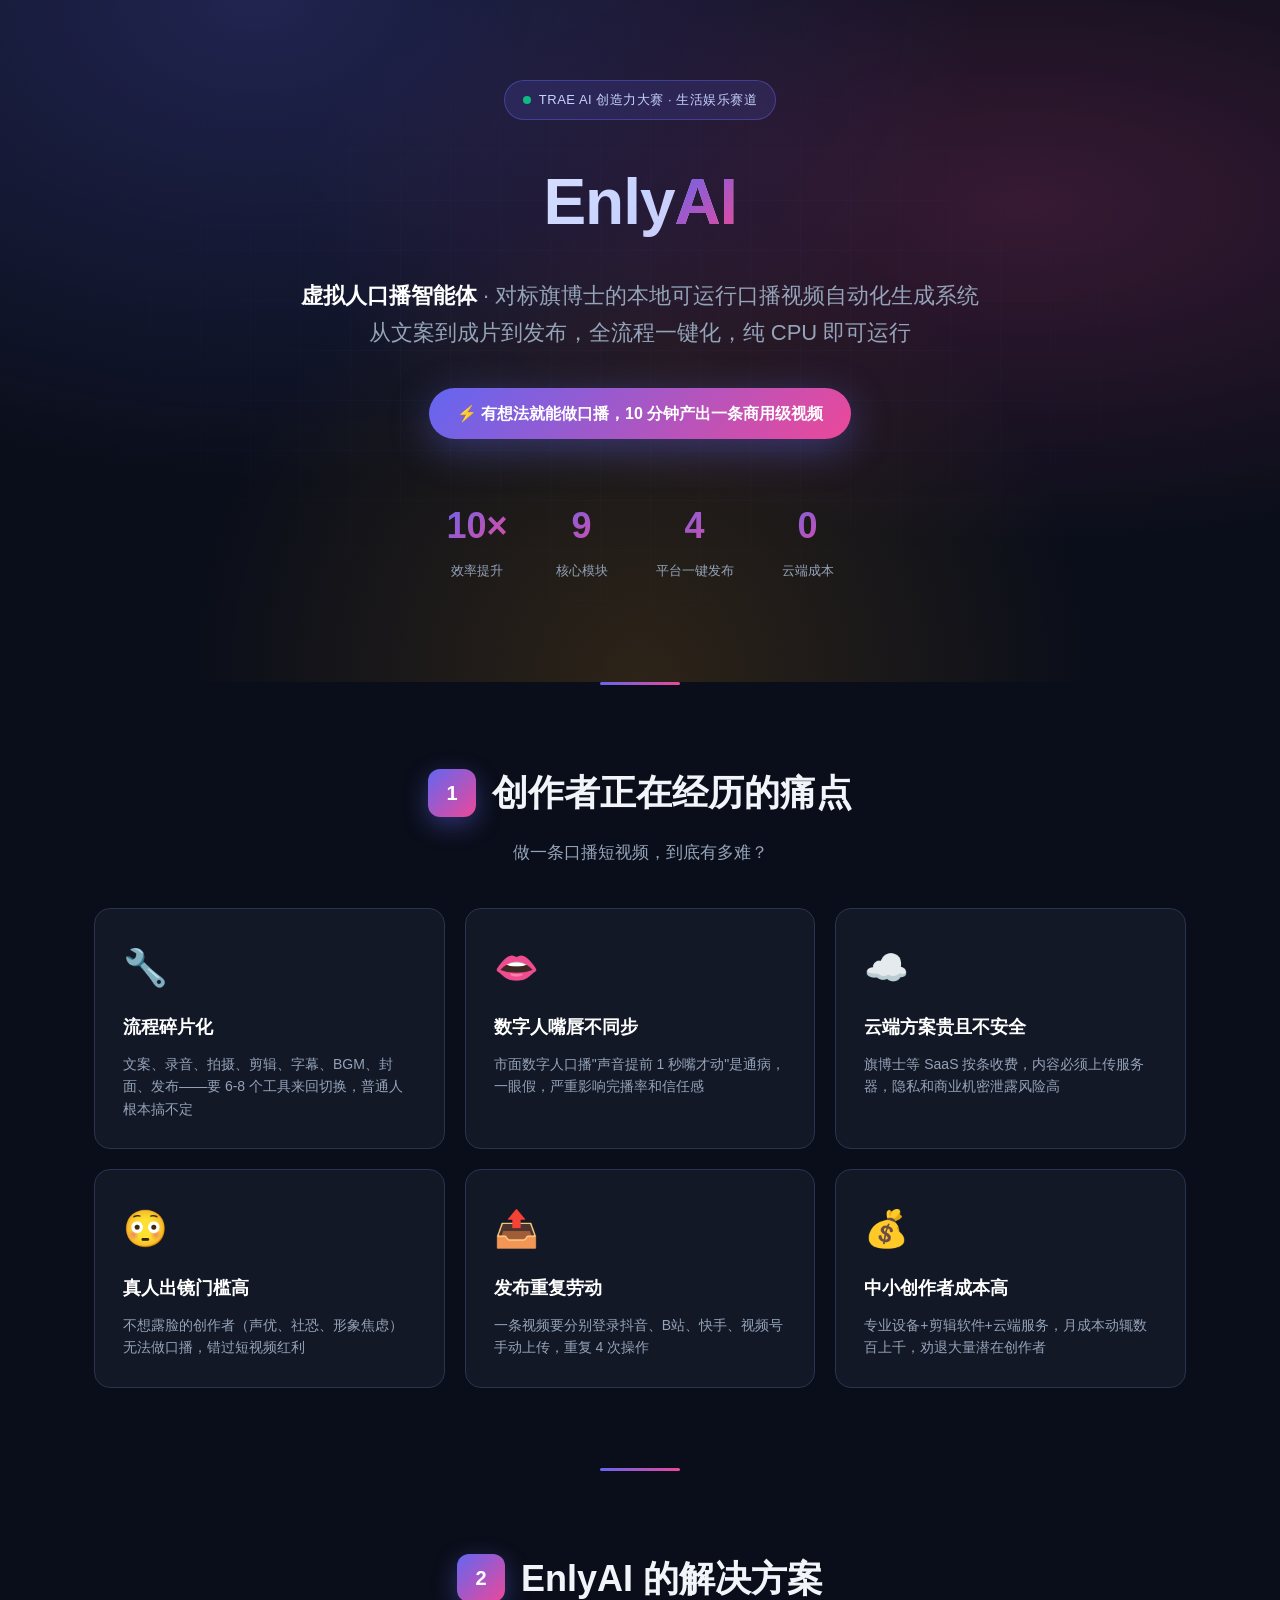
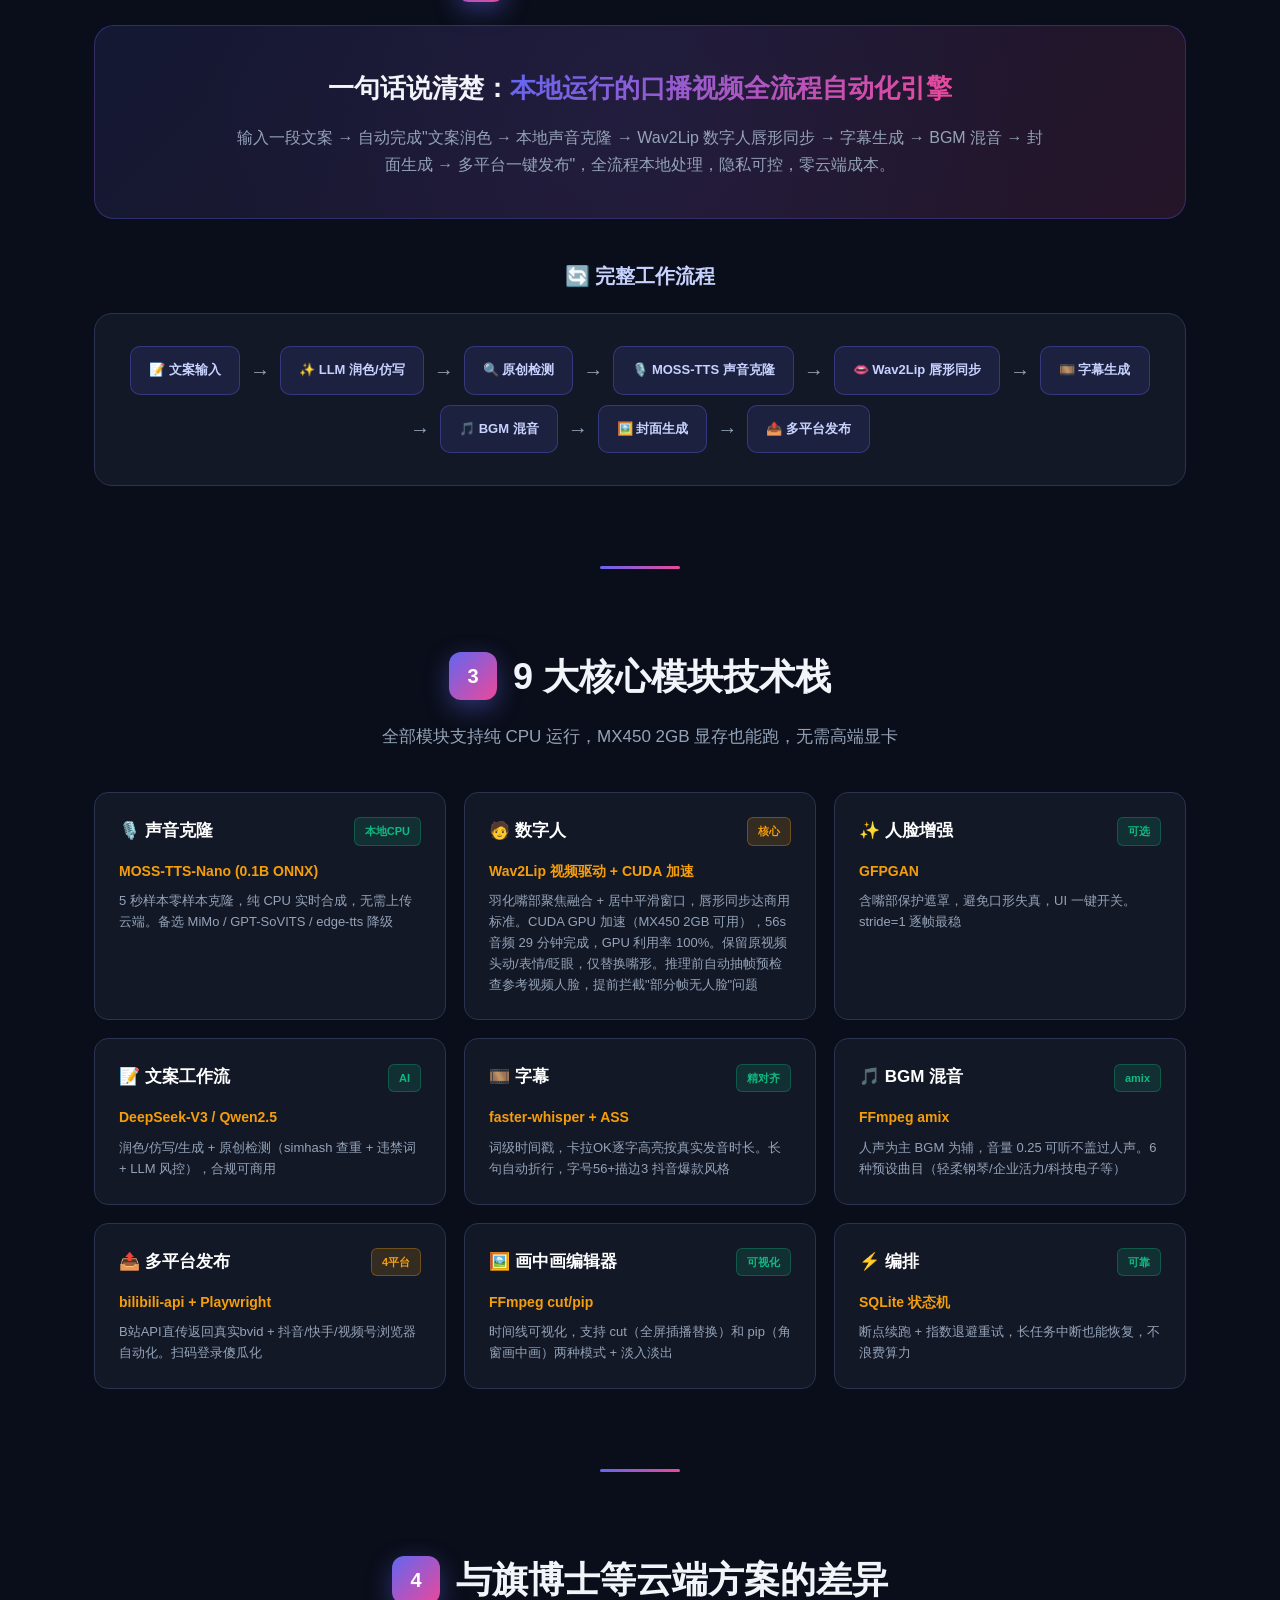
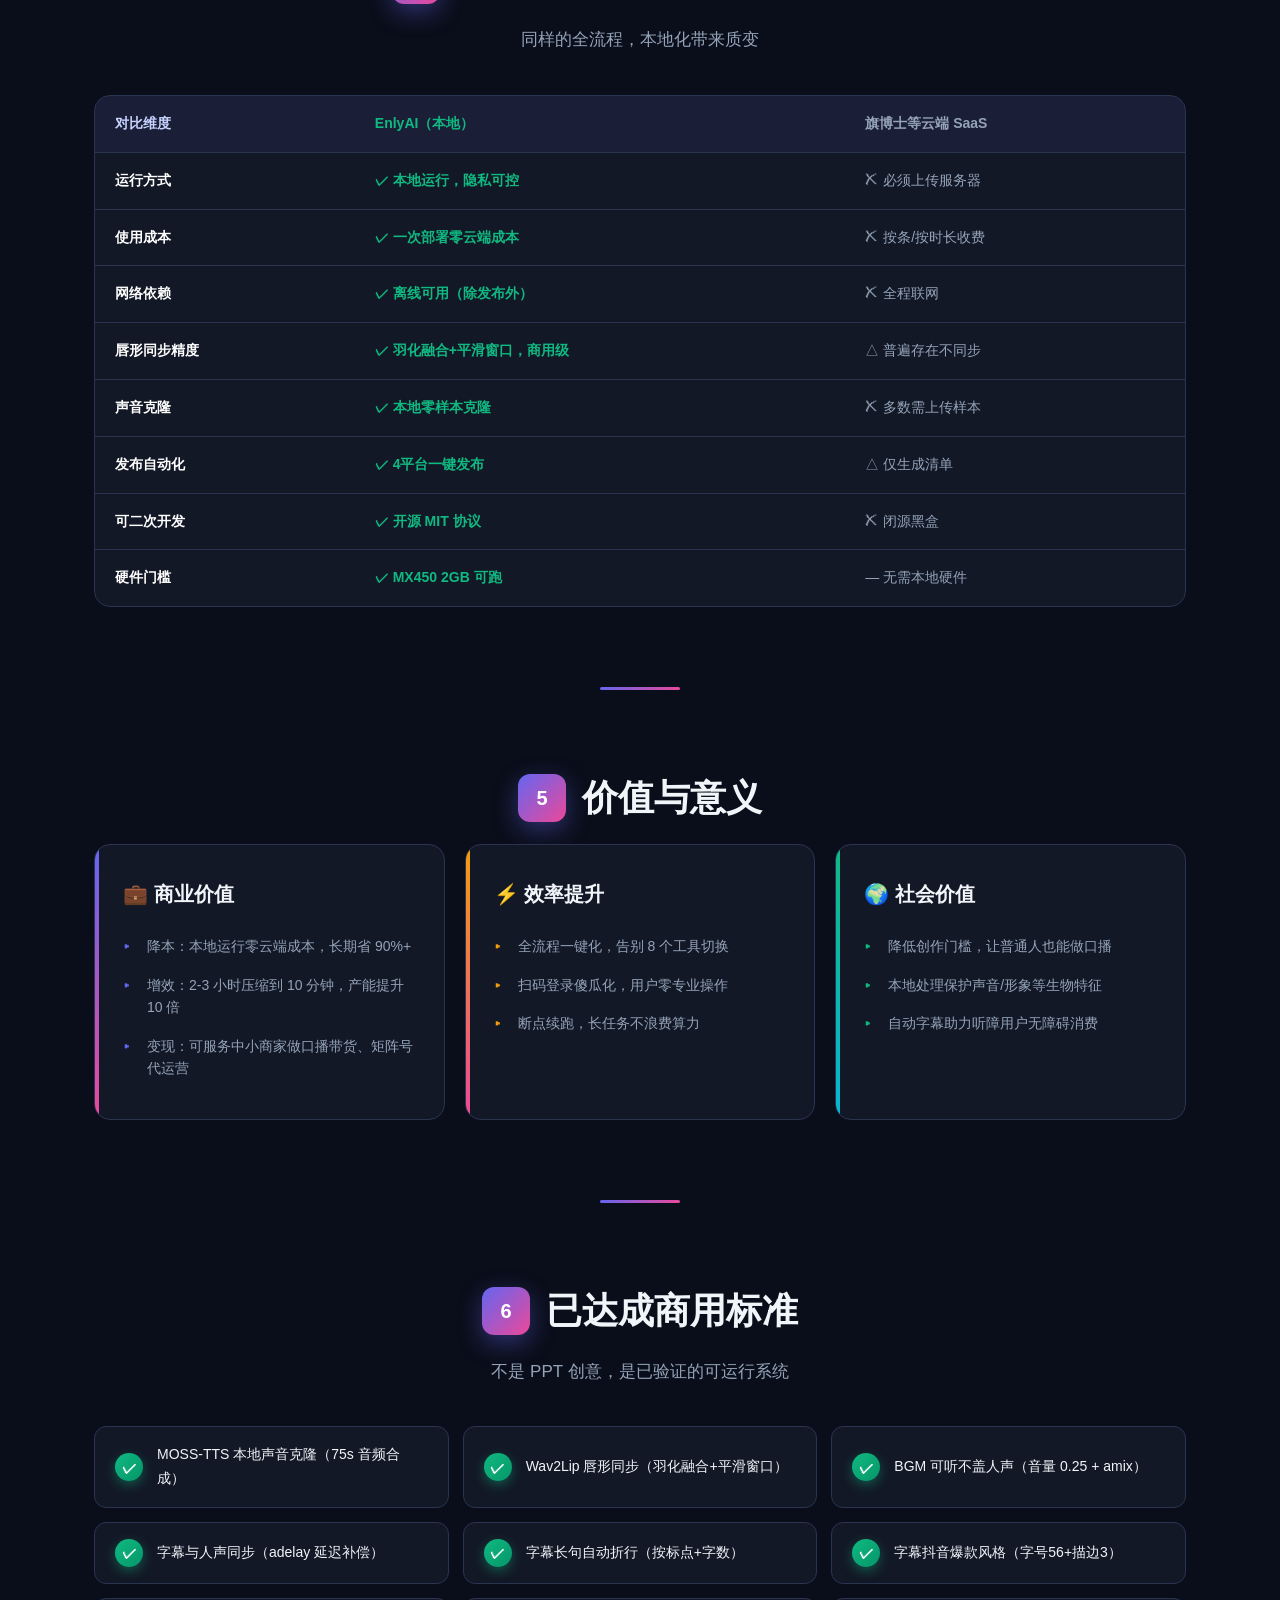
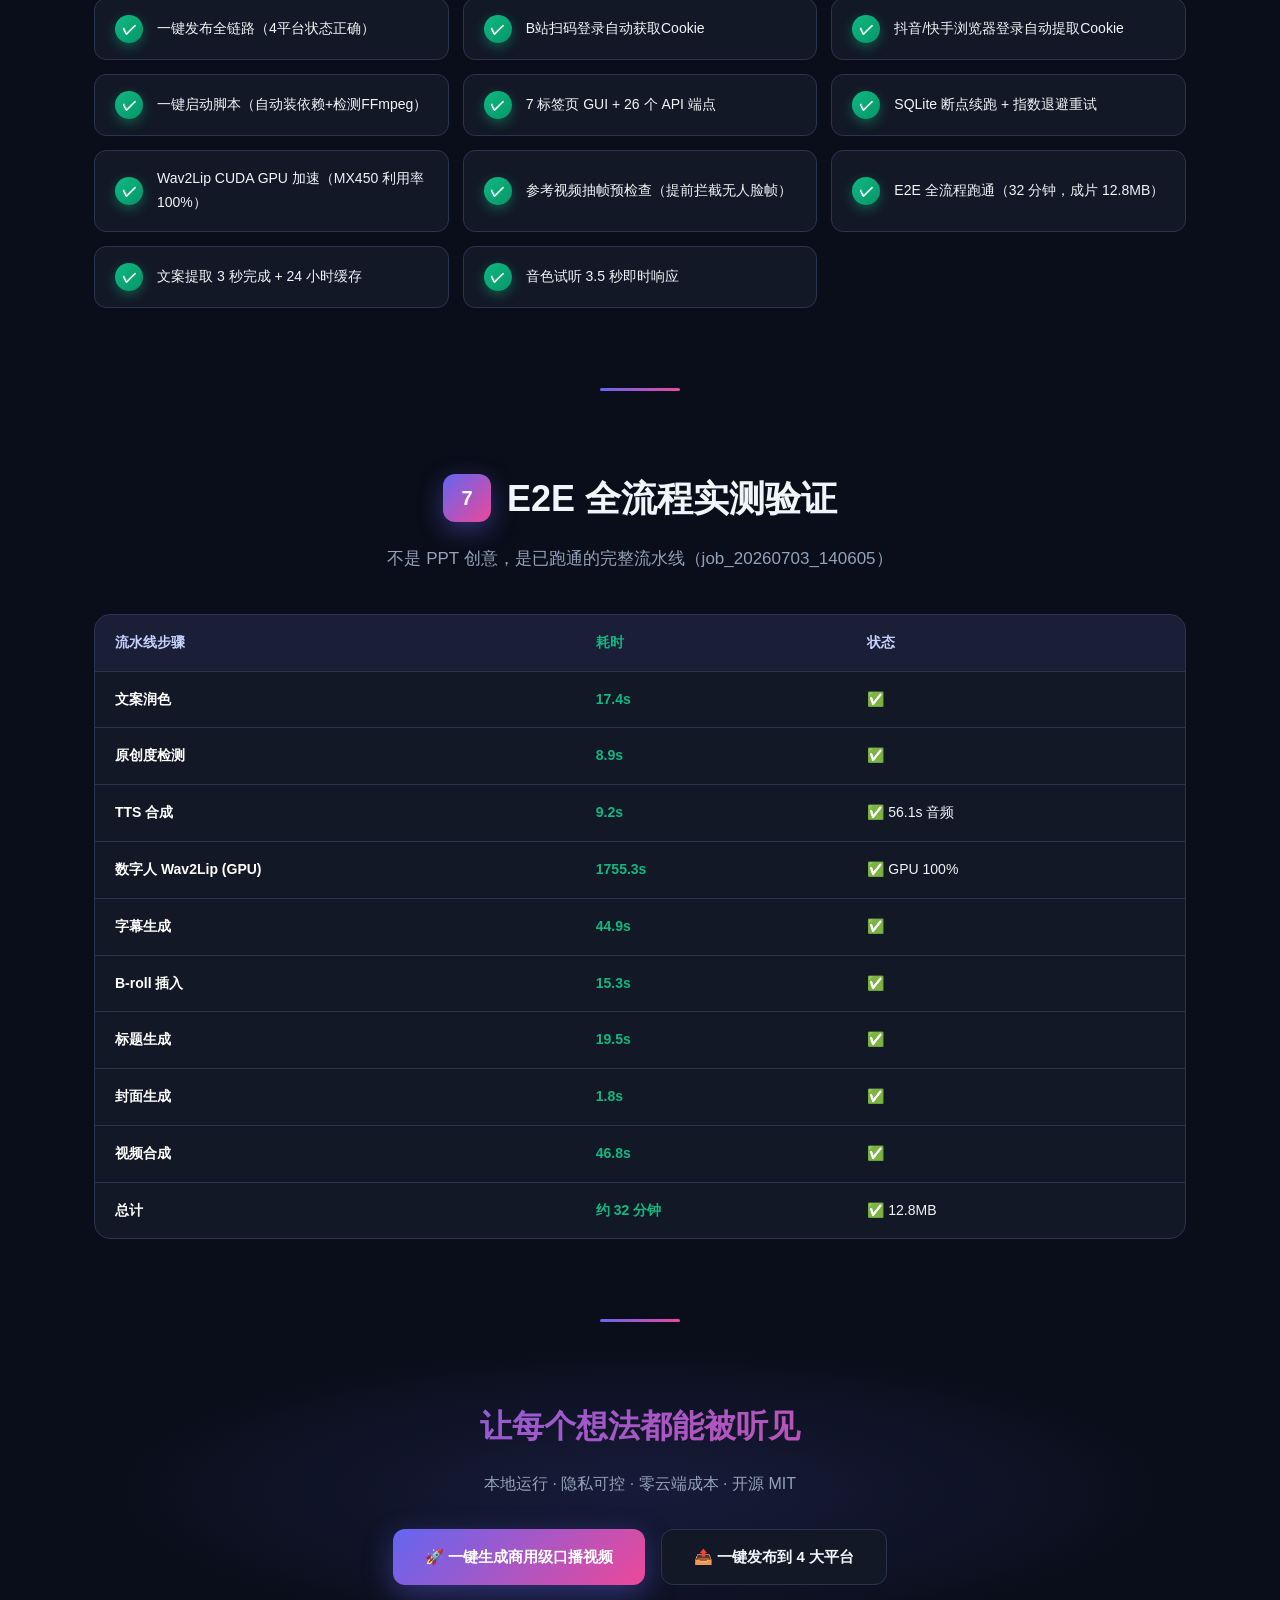
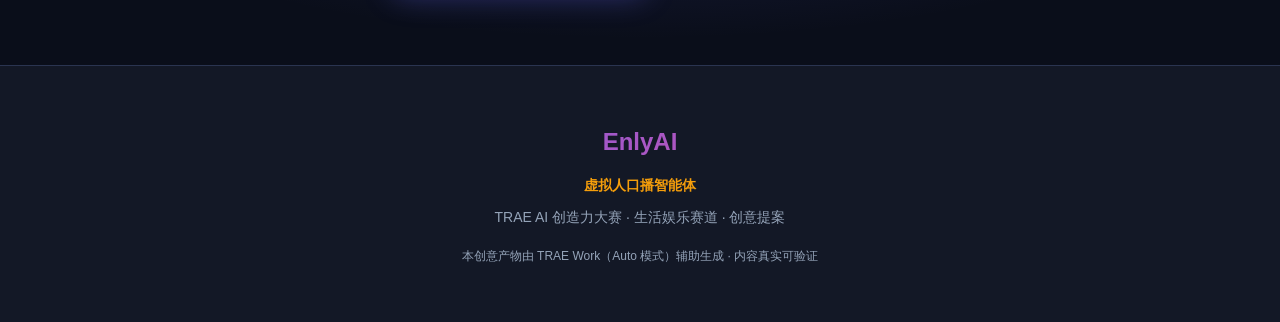
<file: docs/contest/EnlyAI创意提案.html>
<!DOCTYPE html>
<html lang="zh-CN">
<head>
<meta charset="UTF-8">
<meta name="viewport" content="width=device-width, initial-scale=1.0">
<title>EnlyAI · 虚拟人口播智能体 | TRAE AI 创造力大赛创意提案</title>
<style>
  :root {
    --primary: #6366f1;
    --primary-dark: #4f46e5;
    --accent: #f59e0b;
    --pink: #ec4899;
    --bg: #0a0e1a;
    --bg-card: #131826;
    --bg-card-2: #1a2138;
    --text: #f1f5f9;
    --text-muted: #94a3b8;
    --border: #2a3450;
    --success: #10b981;
    --gradient-1: linear-gradient(135deg, #6366f1 0%, #ec4899 100%);
    --gradient-2: linear-gradient(135deg, #f59e0b 0%, #ec4899 100%);
  }
  * { margin: 0; padding: 0; box-sizing: border-box; }
  html { scroll-behavior: smooth; }
  body {
    font-family: -apple-system, BlinkMacSystemFont, "Segoe UI", "PingFang SC", "Microsoft YaHei", sans-serif;
    background: var(--bg);
    color: var(--text);
    line-height: 1.7;
    min-height: 100vh;
    overflow-x: hidden;
  }
  .container { max-width: 1140px; margin: 0 auto; padding: 0 24px; }

  /* 动画 */
  @keyframes fadeInUp {
    from { opacity: 0; transform: translateY(30px); }
    to { opacity: 1; transform: translateY(0); }
  }
  @keyframes float {
    0%, 100% { transform: translateY(0); }
    50% { transform: translateY(-10px); }
  }
  @keyframes pulse-glow {
    0%, 100% { box-shadow: 0 0 20px rgba(99,102,241,0.3); }
    50% { box-shadow: 0 0 40px rgba(99,102,241,0.6); }
  }
  @keyframes shimmer {
    0% { background-position: -1000px 0; }
    100% { background-position: 1000px 0; }
  }

  /* Hero */
  .hero {
    position: relative;
    padding: 80px 24px 100px;
    text-align: center;
    overflow: hidden;
    background:
      radial-gradient(ellipse at 20% 0%, rgba(99,102,241,0.25) 0%, transparent 50%),
      radial-gradient(ellipse at 80% 30%, rgba(236,72,153,0.20) 0%, transparent 50%),
      radial-gradient(ellipse at 50% 100%, rgba(245,158,11,0.15) 0%, transparent 50%);
  }
  .hero::before {
    content: '';
    position: absolute;
    inset: 0;
    background-image:
      linear-gradient(rgba(99,102,241,0.04) 1px, transparent 1px),
      linear-gradient(90deg, rgba(99,102,241,0.04) 1px, transparent 1px);
    background-size: 50px 50px;
    mask-image: radial-gradient(ellipse at center, black 30%, transparent 70%);
  }
  .hero-content { position: relative; z-index: 1; max-width: 900px; margin: 0 auto; }
  .hero-badge {
    display: inline-flex;
    align-items: center;
    gap: 8px;
    padding: 8px 18px;
    background: rgba(99,102,241,0.15);
    border: 1px solid rgba(99,102,241,0.4);
    border-radius: 999px;
    font-size: 13px;
    color: #c7d2fe;
    margin-bottom: 28px;
    letter-spacing: 0.5px;
    animation: fadeInUp 0.6s ease-out;
  }
  .hero-badge .dot {
    width: 8px; height: 8px;
    background: var(--success);
    border-radius: 50%;
    animation: pulse-glow 2s infinite;
  }
  .hero h1 {
    font-size: 64px;
    font-weight: 800;
    margin-bottom: 20px;
    background: linear-gradient(135deg, #fff 0%, #c7d2fe 50%, #f9a8d4 100%);
    -webkit-background-clip: text;
    -webkit-text-fill-color: transparent;
    background-clip: text;
    letter-spacing: -1px;
    animation: fadeInUp 0.8s ease-out;
  }
  .hero h1 .ai-mark {
    background: var(--gradient-1);
    -webkit-background-clip: text;
    -webkit-text-fill-color: transparent;
    background-clip: text;
  }
  .hero-subtitle {
    font-size: 22px;
    color: var(--text-muted);
    max-width: 760px;
    margin: 0 auto 36px;
    animation: fadeInUp 1s ease-out;
  }
  .hero-subtitle strong { color: #fff; font-weight: 600; }
  .hero-tagline {
    display: inline-block;
    padding: 12px 28px;
    background: var(--gradient-1);
    border-radius: 999px;
    font-size: 16px;
    font-weight: 600;
    color: white;
    animation: fadeInUp 1.2s ease-out, float 3s ease-in-out infinite 1.2s;
    box-shadow: 0 10px 40px rgba(99,102,241,0.4);
  }
  .hero-stats {
    display: flex;
    justify-content: center;
    gap: 48px;
    margin-top: 56px;
    flex-wrap: wrap;
    animation: fadeInUp 1.4s ease-out;
  }
  .hero-stat { text-align: center; }
  .hero-stat .num {
    font-size: 36px;
    font-weight: 800;
    background: var(--gradient-1);
    -webkit-background-clip: text;
    -webkit-text-fill-color: transparent;
    background-clip: text;
  }
  .hero-stat .label { font-size: 13px; color: var(--text-muted); margin-top: 4px; }

  /* Sections */
  section { padding: 80px 0; position: relative; }
  section::before {
    content: '';
    position: absolute;
    top: 0; left: 50%;
    transform: translateX(-50%);
    width: 80px; height: 3px;
    background: var(--gradient-1);
    border-radius: 2px;
  }
  .section-title {
    font-size: 36px;
    font-weight: 700;
    margin-bottom: 16px;
    display: flex;
    align-items: center;
    gap: 16px;
    text-align: center;
    justify-content: center;
  }
  .section-title .num {
    display: inline-flex;
    align-items: center;
    justify-content: center;
    width: 48px; height: 48px;
    background: var(--gradient-1);
    border-radius: 12px;
    font-size: 20px;
    color: white;
    box-shadow: 0 8px 24px rgba(99,102,241,0.4);
  }
  .section-desc { color: var(--text-muted); margin-bottom: 40px; font-size: 17px; text-align: center; }

  /* Pain points */
  .pain-grid {
    display: grid;
    grid-template-columns: repeat(auto-fit, minmax(260px, 1fr));
    gap: 20px;
  }
  .pain-card {
    background: var(--bg-card);
    border: 1px solid var(--border);
    border-radius: 16px;
    padding: 28px;
    transition: all 0.3s cubic-bezier(0.4, 0, 0.2, 1);
    position: relative;
    overflow: hidden;
  }
  .pain-card::before {
    content: '';
    position: absolute;
    top: 0; left: 0; right: 0;
    height: 3px;
    background: var(--gradient-2);
    transform: scaleX(0);
    transform-origin: left;
    transition: transform 0.3s;
  }
  .pain-card:hover {
    transform: translateY(-6px);
    border-color: var(--pink);
    background: var(--bg-card-2);
  }
  .pain-card:hover::before { transform: scaleX(1); }
  .pain-card .icon {
    font-size: 36px;
    margin-bottom: 14px;
    display: inline-block;
  }
  .pain-card h3 { font-size: 18px; margin-bottom: 10px; color: #fff; }
  .pain-card p { font-size: 14px; color: var(--text-muted); line-height: 1.6; }

  /* Solution banner */
  .solution-banner {
    background: linear-gradient(135deg, rgba(99,102,241,0.12), rgba(236,72,153,0.12));
    border: 1px solid rgba(99,102,241,0.3);
    border-radius: 20px;
    padding: 40px;
    text-align: center;
    margin-bottom: 40px;
    position: relative;
    overflow: hidden;
  }
  .solution-banner::after {
    content: '';
    position: absolute;
    top: -50%; right: -50%;
    width: 200%; height: 200%;
    background: radial-gradient(circle, rgba(99,102,241,0.08) 0%, transparent 40%);
    animation: shimmer 8s linear infinite;
  }
  .solution-banner > * { position: relative; z-index: 1; }
  .solution-banner h3 { font-size: 26px; margin-bottom: 14px; }
  .solution-banner h3 .highlight {
    background: var(--gradient-1);
    -webkit-background-clip: text;
    -webkit-text-fill-color: transparent;
    background-clip: text;
  }
  .solution-banner p { color: var(--text-muted); max-width: 820px; margin: 0 auto; font-size: 16px; }

  /* Workflow */
  .workflow {
    display: flex;
    flex-wrap: wrap;
    gap: 10px;
    align-items: center;
    justify-content: center;
    padding: 32px;
    background: var(--bg-card);
    border-radius: 18px;
    border: 1px solid var(--border);
  }
  .workflow-step {
    padding: 12px 18px;
    background: rgba(99,102,241,0.12);
    border: 1px solid rgba(99,102,241,0.35);
    border-radius: 10px;
    font-size: 13px;
    font-weight: 600;
    color: #c7d2fe;
    transition: all 0.2s;
  }
  .workflow-step:hover {
    background: var(--primary);
    color: white;
    transform: scale(1.05);
  }
  .workflow-arrow { color: var(--text-muted); font-size: 20px; }

  /* Tech stack */
  .tech-grid {
    display: grid;
    grid-template-columns: repeat(auto-fit, minmax(300px, 1fr));
    gap: 18px;
  }
  .tech-card {
    background: var(--bg-card);
    border: 1px solid var(--border);
    border-radius: 14px;
    padding: 24px;
    transition: all 0.3s;
    position: relative;
  }
  .tech-card:hover {
    transform: translateY(-4px);
    border-color: var(--primary);
    background: var(--bg-card-2);
  }
  .tech-card .tech-header {
    display: flex;
    align-items: center;
    justify-content: space-between;
    margin-bottom: 14px;
  }
  .tech-card h4 { font-size: 17px; color: #fff; display: flex; align-items: center; gap: 8px; }
  .tech-card .tech-tag {
    font-size: 11px;
    padding: 4px 10px;
    background: rgba(16,185,129,0.15);
    color: var(--success);
    border-radius: 6px;
    font-weight: 600;
    border: 1px solid rgba(16,185,129,0.3);
  }
  .tech-card .tech-tag.core {
    background: rgba(245,158,11,0.15);
    color: var(--accent);
    border-color: rgba(245,158,11,0.3);
  }
  .tech-card .tech-name {
    color: var(--accent);
    font-weight: 600;
    margin-bottom: 8px;
    font-size: 14px;
  }
  .tech-card .tech-desc { font-size: 13px; color: var(--text-muted); line-height: 1.6; }

  /* Comparison */
  .compare-wrap {
    background: var(--bg-card);
    border-radius: 16px;
    overflow: hidden;
    border: 1px solid var(--border);
  }
  .compare-table {
    width: 100%;
    border-collapse: collapse;
  }
  .compare-table th, .compare-table td {
    padding: 16px 20px;
    text-align: left;
    border-bottom: 1px solid var(--border);
    font-size: 14px;
  }
  .compare-table th {
    background: rgba(99,102,241,0.08);
    font-weight: 700;
    color: #c7d2fe;
    font-size: 14px;
  }
  .compare-table tr:last-child td { border-bottom: none; }
  .compare-table tr:hover { background: rgba(99,102,241,0.05); }
  .compare-table .col-kr { color: var(--success); font-weight: 600; }
  .compare-table .col-other { color: var(--text-muted); }
  .compare-table .dim { color: #fff; font-weight: 600; }

  /* Value */
  .value-grid {
    display: grid;
    grid-template-columns: repeat(auto-fit, minmax(280px, 1fr));
    gap: 20px;
  }
  .value-card {
    background: var(--bg-card);
    border: 1px solid var(--border);
    border-radius: 16px;
    padding: 32px 28px;
    position: relative;
    overflow: hidden;
    transition: all 0.3s;
  }
  .value-card:hover { transform: translateY(-4px); }
  .value-card::before {
    content: '';
    position: absolute;
    top: 0; left: 0; bottom: 0;
    width: 4px;
    background: var(--gradient-1);
  }
  .value-card.accent::before { background: var(--gradient-2); }
  .value-card.success::before { background: linear-gradient(135deg, #10b981 0%, #06b6d4 100%); }
  .value-card h4 { font-size: 20px; margin-bottom: 16px; display: flex; align-items: center; gap: 10px; }
  .value-card ul { list-style: none; padding: 0; }
  .value-card li {
    font-size: 14px;
    color: var(--text-muted);
    padding: 8px 0;
    padding-left: 24px;
    position: relative;
    line-height: 1.6;
  }
  .value-card li::before {
    content: "▸";
    position: absolute;
    left: 0;
    color: var(--primary);
    font-weight: 700;
  }
  .value-card.accent li::before { color: var(--accent); }
  .value-card.success li::before { color: var(--success); }

  /* Verified */
  .verified-list {
    display: grid;
    grid-template-columns: repeat(auto-fit, minmax(320px, 1fr));
    gap: 14px;
  }
  .verified-item {
    display: flex;
    align-items: center;
    gap: 14px;
    padding: 16px 20px;
    background: var(--bg-card);
    border: 1px solid var(--border);
    border-radius: 12px;
    transition: all 0.2s;
  }
  .verified-item:hover {
    border-color: var(--success);
    background: var(--bg-card-2);
  }
  .verified-item .check {
    width: 28px; height: 28px;
    background: linear-gradient(135deg, #10b981 0%, #059669 100%);
    border-radius: 50%;
    display: flex; align-items: center; justify-content: center;
    color: white; font-size: 15px; font-weight: 700;
    flex-shrink: 0;
    box-shadow: 0 4px 12px rgba(16,185,129,0.4);
  }
  .verified-item span { font-size: 14px; }

  /* CTA */
  .cta {
    text-align: center;
    padding: 80px 24px;
    background:
      radial-gradient(ellipse at center, rgba(99,102,241,0.15) 0%, transparent 60%);
  }
  .cta h2 {
    font-size: 32px;
    margin-bottom: 16px;
    background: var(--gradient-1);
    -webkit-background-clip: text;
    -webkit-text-fill-color: transparent;
    background-clip: text;
  }
  .cta p { color: var(--text-muted); margin-bottom: 32px; font-size: 16px; }
  .cta-buttons { display: flex; gap: 16px; justify-content: center; flex-wrap: wrap; }
  .cta-btn {
    padding: 14px 32px;
    border-radius: 12px;
    font-size: 15px;
    font-weight: 600;
    text-decoration: none;
    display: inline-flex;
    align-items: center;
    gap: 8px;
    transition: all 0.2s;
  }
  .cta-btn.primary {
    background: var(--gradient-1);
    color: white;
    box-shadow: 0 10px 30px rgba(99,102,241,0.4);
  }
  .cta-btn.primary:hover { transform: translateY(-2px); box-shadow: 0 14px 40px rgba(99,102,241,0.5); }
  .cta-btn.secondary {
    background: var(--bg-card);
    color: var(--text);
    border: 1px solid var(--border);
  }

  /* Footer */
  .footer {
    text-align: center;
    padding: 56px 24px;
    color: var(--text-muted);
    font-size: 14px;
    border-top: 1px solid var(--border);
    background: var(--bg-card);
  }
  .footer strong { color: var(--accent); }
  .footer .logo {
    font-size: 24px;
    font-weight: 800;
    margin-bottom: 12px;
    background: var(--gradient-1);
    -webkit-background-clip: text;
    -webkit-text-fill-color: transparent;
    background-clip: text;
  }

  @media (max-width: 768px) {
    .hero h1 { font-size: 42px; }
    .hero-subtitle { font-size: 17px; }
    .section-title { font-size: 26px; flex-direction: column; gap: 8px; }
    .workflow { flex-direction: column; }
    .workflow-arrow { transform: rotate(90deg); }
    .hero-stats { gap: 32px; }
    .hero-stat .num { font-size: 28px; }
  }
</style>
</head>
<body>

<!-- Hero -->
<header class="hero">
  <div class="hero-content">
    <span class="hero-badge">
      <span class="dot"></span>
      TRAE AI 创造力大赛 · 生活娱乐赛道
    </span>
    <h1>Enly<span class="ai-mark">AI</span></h1>
    <p class="hero-subtitle">
      <strong>虚拟人口播智能体</strong> · 对标旗博士的本地可运行口播视频自动化生成系统<br>
      从文案到成片到发布，全流程一键化，纯 CPU 即可运行
    </p>
    <div class="hero-tagline">⚡ 有想法就能做口播，10 分钟产出一条商用级视频</div>

    <div class="hero-stats">
      <div class="hero-stat">
        <div class="num">10×</div>
        <div class="label">效率提升</div>
      </div>
      <div class="hero-stat">
        <div class="num">9</div>
        <div class="label">核心模块</div>
      </div>
      <div class="hero-stat">
        <div class="num">4</div>
        <div class="label">平台一键发布</div>
      </div>
      <div class="hero-stat">
        <div class="num">0</div>
        <div class="label">云端成本</div>
      </div>
    </div>
  </div>
</header>

<!-- 1. 痛点 -->
<section>
  <div class="container">
    <h2 class="section-title"><span class="num">1</span>创作者正在经历的痛点</h2>
    <p class="section-desc">做一条口播短视频，到底有多难？</p>
    <div class="pain-grid">
      <div class="pain-card">
        <div class="icon">🔧</div>
        <h3>流程碎片化</h3>
        <p>文案、录音、拍摄、剪辑、字幕、BGM、封面、发布——要 6-8 个工具来回切换，普通人根本搞不定</p>
      </div>
      <div class="pain-card">
        <div class="icon">👄</div>
        <h3>数字人嘴唇不同步</h3>
        <p>市面数字人口播"声音提前 1 秒嘴才动"是通病，一眼假，严重影响完播率和信任感</p>
      </div>
      <div class="pain-card">
        <div class="icon">☁️</div>
        <h3>云端方案贵且不安全</h3>
        <p>旗博士等 SaaS 按条收费，内容必须上传服务器，隐私和商业机密泄露风险高</p>
      </div>
      <div class="pain-card">
        <div class="icon">😳</div>
        <h3>真人出镜门槛高</h3>
        <p>不想露脸的创作者（声优、社恐、形象焦虑）无法做口播，错过短视频红利</p>
      </div>
      <div class="pain-card">
        <div class="icon">📤</div>
        <h3>发布重复劳动</h3>
        <p>一条视频要分别登录抖音、B站、快手、视频号手动上传，重复 4 次操作</p>
      </div>
      <div class="pain-card">
        <div class="icon">💰</div>
        <h3>中小创作者成本高</h3>
        <p>专业设备+剪辑软件+云端服务，月成本动辄数百上千，劝退大量潜在创作者</p>
      </div>
    </div>
  </div>
</section>

<!-- 2. 解决方案 -->
<section>
  <div class="container">
    <h2 class="section-title"><span class="num">2</span>EnlyAI 的解决方案</h2>
    <div class="solution-banner">
      <h3>一句话说清楚：<span class="highlight">本地运行的口播视频全流程自动化引擎</span></h3>
      <p>输入一段文案 → 自动完成"文案润色 → 本地声音克隆 → Wav2Lip 数字人唇形同步 → 字幕生成 → BGM 混音 → 封面生成 → 多平台一键发布"，全流程本地处理，隐私可控，零云端成本。</p>
    </div>

    <h3 style="margin: 40px 0 20px; text-align:center; color:#c7d2fe; font-size:20px;">🔄 完整工作流程</h3>
    <div class="workflow">
      <span class="workflow-step">📝 文案输入</span>
      <span class="workflow-arrow">→</span>
      <span class="workflow-step">✨ LLM 润色/仿写</span>
      <span class="workflow-arrow">→</span>
      <span class="workflow-step">🔍 原创检测</span>
      <span class="workflow-arrow">→</span>
      <span class="workflow-step">🎙️ MOSS-TTS 声音克隆</span>
      <span class="workflow-arrow">→</span>
      <span class="workflow-step">👄 Wav2Lip 唇形同步</span>
      <span class="workflow-arrow">→</span>
      <span class="workflow-step">🎞️ 字幕生成</span>
      <span class="workflow-arrow">→</span>
      <span class="workflow-step">🎵 BGM 混音</span>
      <span class="workflow-arrow">→</span>
      <span class="workflow-step">🖼️ 封面生成</span>
      <span class="workflow-arrow">→</span>
      <span class="workflow-step">📤 多平台发布</span>
    </div>
  </div>
</section>

<!-- 3. 技术栈 -->
<section>
  <div class="container">
    <h2 class="section-title"><span class="num">3</span>9 大核心模块技术栈</h2>
    <p class="section-desc">全部模块支持纯 CPU 运行，MX450 2GB 显存也能跑，无需高端显卡</p>
    <div class="tech-grid">
      <div class="tech-card">
        <div class="tech-header"><h4>🎙️ 声音克隆</h4><span class="tech-tag">本地CPU</span></div>
        <div class="tech-name">MOSS-TTS-Nano (0.1B ONNX)</div>
        <div class="tech-desc">5 秒样本零样本克隆，纯 CPU 实时合成，无需上传云端。备选 MiMo / GPT-SoVITS / edge-tts 降级</div>
      </div>
      <div class="tech-card">
        <div class="tech-header"><h4>🧑 数字人</h4><span class="tech-tag core">核心</span></div>
        <div class="tech-name">Wav2Lip 视频驱动 + CUDA 加速</div>
        <div class="tech-desc">羽化嘴部聚焦融合 + 居中平滑窗口，唇形同步达商用标准。CUDA GPU 加速（MX450 2GB 可用），56s 音频 29 分钟完成，GPU 利用率 100%。保留原视频头动/表情/眨眼，仅替换嘴形。推理前自动抽帧预检查参考视频人脸，提前拦截"部分帧无人脸"问题</div>
      </div>
      <div class="tech-card">
        <div class="tech-header"><h4>✨ 人脸增强</h4><span class="tech-tag">可选</span></div>
        <div class="tech-name">GFPGAN</div>
        <div class="tech-desc">含嘴部保护遮罩，避免口形失真，UI 一键开关。stride=1 逐帧最稳</div>
      </div>
      <div class="tech-card">
        <div class="tech-header"><h4>📝 文案工作流</h4><span class="tech-tag">AI</span></div>
        <div class="tech-name">DeepSeek-V3 / Qwen2.5</div>
        <div class="tech-desc">润色/仿写/生成 + 原创检测（simhash 查重 + 违禁词 + LLM 风控），合规可商用</div>
      </div>
      <div class="tech-card">
        <div class="tech-header"><h4>🎞️ 字幕</h4><span class="tech-tag">精对齐</span></div>
        <div class="tech-name">faster-whisper + ASS</div>
        <div class="tech-desc">词级时间戳，卡拉OK逐字高亮按真实发音时长。长句自动折行，字号56+描边3 抖音爆款风格</div>
      </div>
      <div class="tech-card">
        <div class="tech-header"><h4>🎵 BGM 混音</h4><span class="tech-tag">amix</span></div>
        <div class="tech-name">FFmpeg amix</div>
        <div class="tech-desc">人声为主 BGM 为辅，音量 0.25 可听不盖过人声。6 种预设曲目（轻柔钢琴/企业活力/科技电子等）</div>
      </div>
      <div class="tech-card">
        <div class="tech-header"><h4>📤 多平台发布</h4><span class="tech-tag core">4平台</span></div>
        <div class="tech-name">bilibili-api + Playwright</div>
        <div class="tech-desc">B站API直传返回真实bvid + 抖音/快手/视频号浏览器自动化。扫码登录傻瓜化</div>
      </div>
      <div class="tech-card">
        <div class="tech-header"><h4>🖼️ 画中画编辑器</h4><span class="tech-tag">可视化</span></div>
        <div class="tech-name">FFmpeg cut/pip</div>
        <div class="tech-desc">时间线可视化，支持 cut（全屏插播替换）和 pip（角窗画中画）两种模式 + 淡入淡出</div>
      </div>
      <div class="tech-card">
        <div class="tech-header"><h4>⚡ 编排</h4><span class="tech-tag">可靠</span></div>
        <div class="tech-name">SQLite 状态机</div>
        <div class="tech-desc">断点续跑 + 指数退避重试，长任务中断也能恢复，不浪费算力</div>
      </div>
    </div>
  </div>
</section>

<!-- 4. 差异化对比 -->
<section>
  <div class="container">
    <h2 class="section-title"><span class="num">4</span>与旗博士等云端方案的差异</h2>
    <p class="section-desc">同样的全流程，本地化带来质变</p>
    <div class="compare-wrap">
      <table class="compare-table">
        <thead>
          <tr>
            <th>对比维度</th>
            <th style="color:var(--success)">EnlyAI（本地）</th>
            <th style="color:var(--text-muted)">旗博士等云端 SaaS</th>
          </tr>
        </thead>
        <tbody>
          <tr><td class="dim">运行方式</td><td class="col-kr">✓ 本地运行，隐私可控</td><td class="col-other">✗ 必须上传服务器</td></tr>
          <tr><td class="dim">使用成本</td><td class="col-kr">✓ 一次部署零云端成本</td><td class="col-other">✗ 按条/按时长收费</td></tr>
          <tr><td class="dim">网络依赖</td><td class="col-kr">✓ 离线可用（除发布外）</td><td class="col-other">✗ 全程联网</td></tr>
          <tr><td class="dim">唇形同步精度</td><td class="col-kr">✓ 羽化融合+平滑窗口，商用级</td><td class="col-other">△ 普遍存在不同步</td></tr>
          <tr><td class="dim">声音克隆</td><td class="col-kr">✓ 本地零样本克隆</td><td class="col-other">✗ 多数需上传样本</td></tr>
          <tr><td class="dim">发布自动化</td><td class="col-kr">✓ 4平台一键发布</td><td class="col-other">△ 仅生成清单</td></tr>
          <tr><td class="dim">可二次开发</td><td class="col-kr">✓ 开源 MIT 协议</td><td class="col-other">✗ 闭源黑盒</td></tr>
          <tr><td class="dim">硬件门槛</td><td class="col-kr">✓ MX450 2GB 可跑</td><td class="col-other">— 无需本地硬件</td></tr>
        </tbody>
      </table>
    </div>
  </div>
</section>

<!-- 5. 价值 -->
<section>
  <div class="container">
    <h2 class="section-title"><span class="num">5</span>价值与意义</h2>
    <div class="value-grid">
      <div class="value-card">
        <h4>💼 商业价值</h4>
        <ul>
          <li>降本：本地运行零云端成本，长期省 90%+</li>
          <li>增效：2-3 小时压缩到 10 分钟，产能提升 10 倍</li>
          <li>变现：可服务中小商家做口播带货、矩阵号代运营</li>
        </ul>
      </div>
      <div class="value-card accent">
        <h4>⚡ 效率提升</h4>
        <ul>
          <li>全流程一键化，告别 8 个工具切换</li>
          <li>扫码登录傻瓜化，用户零专业操作</li>
          <li>断点续跑，长任务不浪费算力</li>
        </ul>
      </div>
      <div class="value-card success">
        <h4>🌍 社会价值</h4>
        <ul>
          <li>降低创作门槛，让普通人也能做口播</li>
          <li>本地处理保护声音/形象等生物特征</li>
          <li>自动字幕助力听障用户无障碍消费</li>
        </ul>
      </div>
    </div>
  </div>
</section>

<!-- 6. 已验证 -->
<section>
  <div class="container">
    <h2 class="section-title"><span class="num">6</span>已达成商用标准</h2>
    <p class="section-desc">不是 PPT 创意，是已验证的可运行系统</p>
    <div class="verified-list">
      <div class="verified-item"><div class="check">✓</div><span>MOSS-TTS 本地声音克隆（75s 音频合成）</span></div>
      <div class="verified-item"><div class="check">✓</div><span>Wav2Lip 唇形同步（羽化融合+平滑窗口）</span></div>
      <div class="verified-item"><div class="check">✓</div><span>BGM 可听不盖人声（音量 0.25 + amix）</span></div>
      <div class="verified-item"><div class="check">✓</div><span>字幕与人声同步（adelay 延迟补偿）</span></div>
      <div class="verified-item"><div class="check">✓</div><span>字幕长句自动折行（按标点+字数）</span></div>
      <div class="verified-item"><div class="check">✓</div><span>字幕抖音爆款风格（字号56+描边3）</span></div>
      <div class="verified-item"><div class="check">✓</div><span>一键发布全链路（4平台状态正确）</span></div>
      <div class="verified-item"><div class="check">✓</div><span>B站扫码登录自动获取Cookie</span></div>
      <div class="verified-item"><div class="check">✓</div><span>抖音/快手浏览器登录自动提取Cookie</span></div>
      <div class="verified-item"><div class="check">✓</div><span>一键启动脚本（自动装依赖+检测FFmpeg）</span></div>
      <div class="verified-item"><div class="check">✓</div><span>7 标签页 GUI + 26 个 API 端点</span></div>
      <div class="verified-item"><div class="check">✓</div><span>SQLite 断点续跑 + 指数退避重试</span></div>
      <div class="verified-item"><div class="check">✓</div><span>Wav2Lip CUDA GPU 加速（MX450 利用率 100%）</span></div>
      <div class="verified-item"><div class="check">✓</div><span>参考视频抽帧预检查（提前拦截无人脸帧）</span></div>
      <div class="verified-item"><div class="check">✓</div><span>E2E 全流程跑通（32 分钟，成片 12.8MB）</span></div>
      <div class="verified-item"><div class="check">✓</div><span>文案提取 3 秒完成 + 24 小时缓存</span></div>
      <div class="verified-item"><div class="check">✓</div><span>音色试听 3.5 秒即时响应</span></div>
    </div>
  </div>
</section>

<!-- 7. E2E 测试 -->
<section>
  <div class="container">
    <h2 class="section-title"><span class="num">7</span>E2E 全流程实测验证</h2>
    <p class="section-desc">不是 PPT 创意，是已跑通的完整流水线（job_20260703_140605）</p>
    <div class="compare-wrap" style="margin-top:20px;">
      <table class="compare-table">
        <thead>
          <tr>
            <th>流水线步骤</th>
            <th style="color:var(--success)">耗时</th>
            <th>状态</th>
          </tr>
        </thead>
        <tbody>
          <tr><td class="dim">文案润色</td><td class="col-kr">17.4s</td><td>✅</td></tr>
          <tr><td class="dim">原创度检测</td><td class="col-kr">8.9s</td><td>✅</td></tr>
          <tr><td class="dim">TTS 合成</td><td class="col-kr">9.2s</td><td>✅ 56.1s 音频</td></tr>
          <tr><td class="dim">数字人 Wav2Lip (GPU)</td><td class="col-kr">1755.3s</td><td>✅ GPU 100%</td></tr>
          <tr><td class="dim">字幕生成</td><td class="col-kr">44.9s</td><td>✅</td></tr>
          <tr><td class="dim">B-roll 插入</td><td class="col-kr">15.3s</td><td>✅</td></tr>
          <tr><td class="dim">标题生成</td><td class="col-kr">19.5s</td><td>✅</td></tr>
          <tr><td class="dim">封面生成</td><td class="col-kr">1.8s</td><td>✅</td></tr>
          <tr><td class="dim">视频合成</td><td class="col-kr">46.8s</td><td>✅</td></tr>
          <tr><td class="dim"><strong>总计</strong></td><td class="col-kr"><strong>约 32 分钟</strong></td><td>✅ 12.8MB</td></tr>
        </tbody>
      </table>
    </div>
  </div>
</section>

<!-- CTA -->
<section class="cta">
  <h2>让每个想法都能被听见</h2>
  <p>本地运行 · 隐私可控 · 零云端成本 · 开源 MIT</p>
  <div class="cta-buttons">
    <span class="cta-btn primary">🚀 一键生成商用级口播视频</span>
    <span class="cta-btn secondary">📤 一键发布到 4 大平台</span>
  </div>
</section>

<!-- Footer -->
<footer class="footer">
  <div class="container">
    <div class="logo">EnlyAI</div>
    <p><strong>虚拟人口播智能体</strong></p>
    <p style="margin-top:8px;">TRAE AI 创造力大赛 · 生活娱乐赛道 · 创意提案</p>
    <p style="margin-top:16px; font-size:12px;">本创意产物由 TRAE Work（Auto 模式）辅助生成 · 内容真实可验证</p>
  </div>
</footer>

</body>
</html>
</file>
